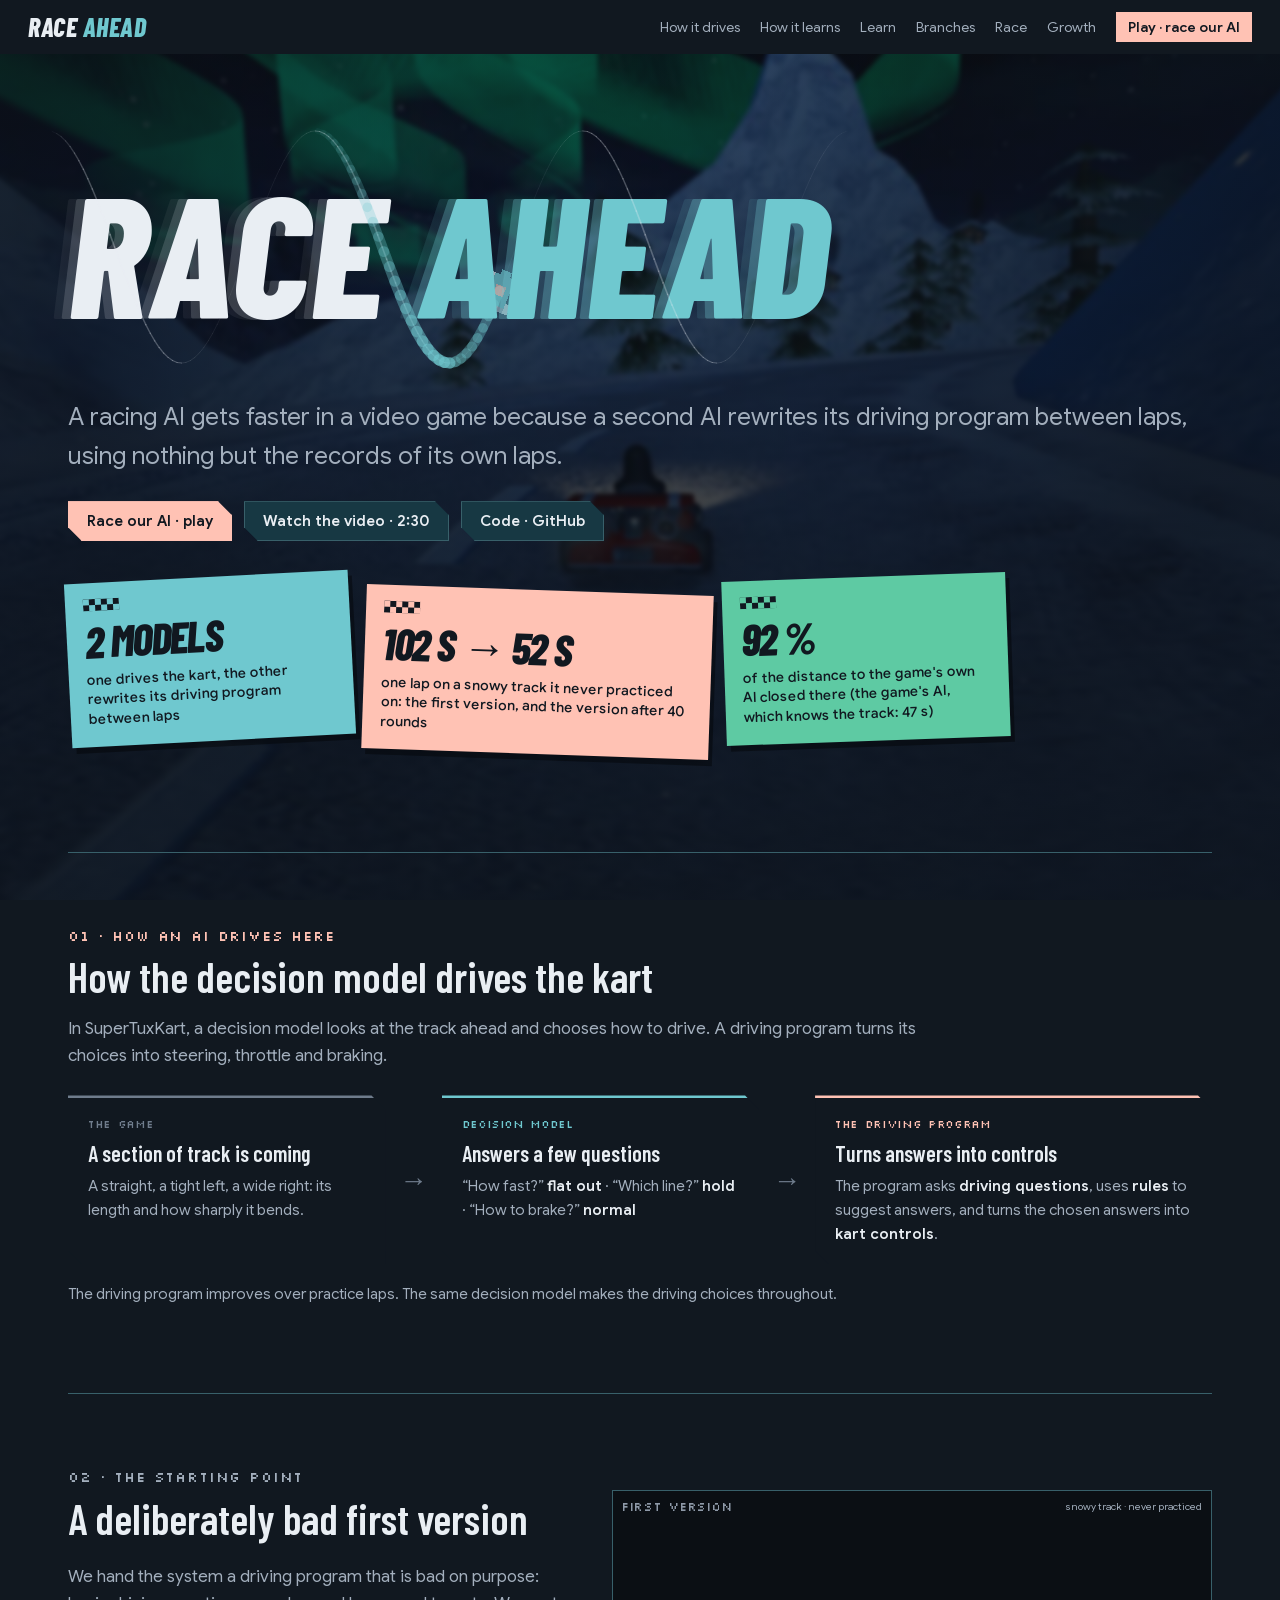
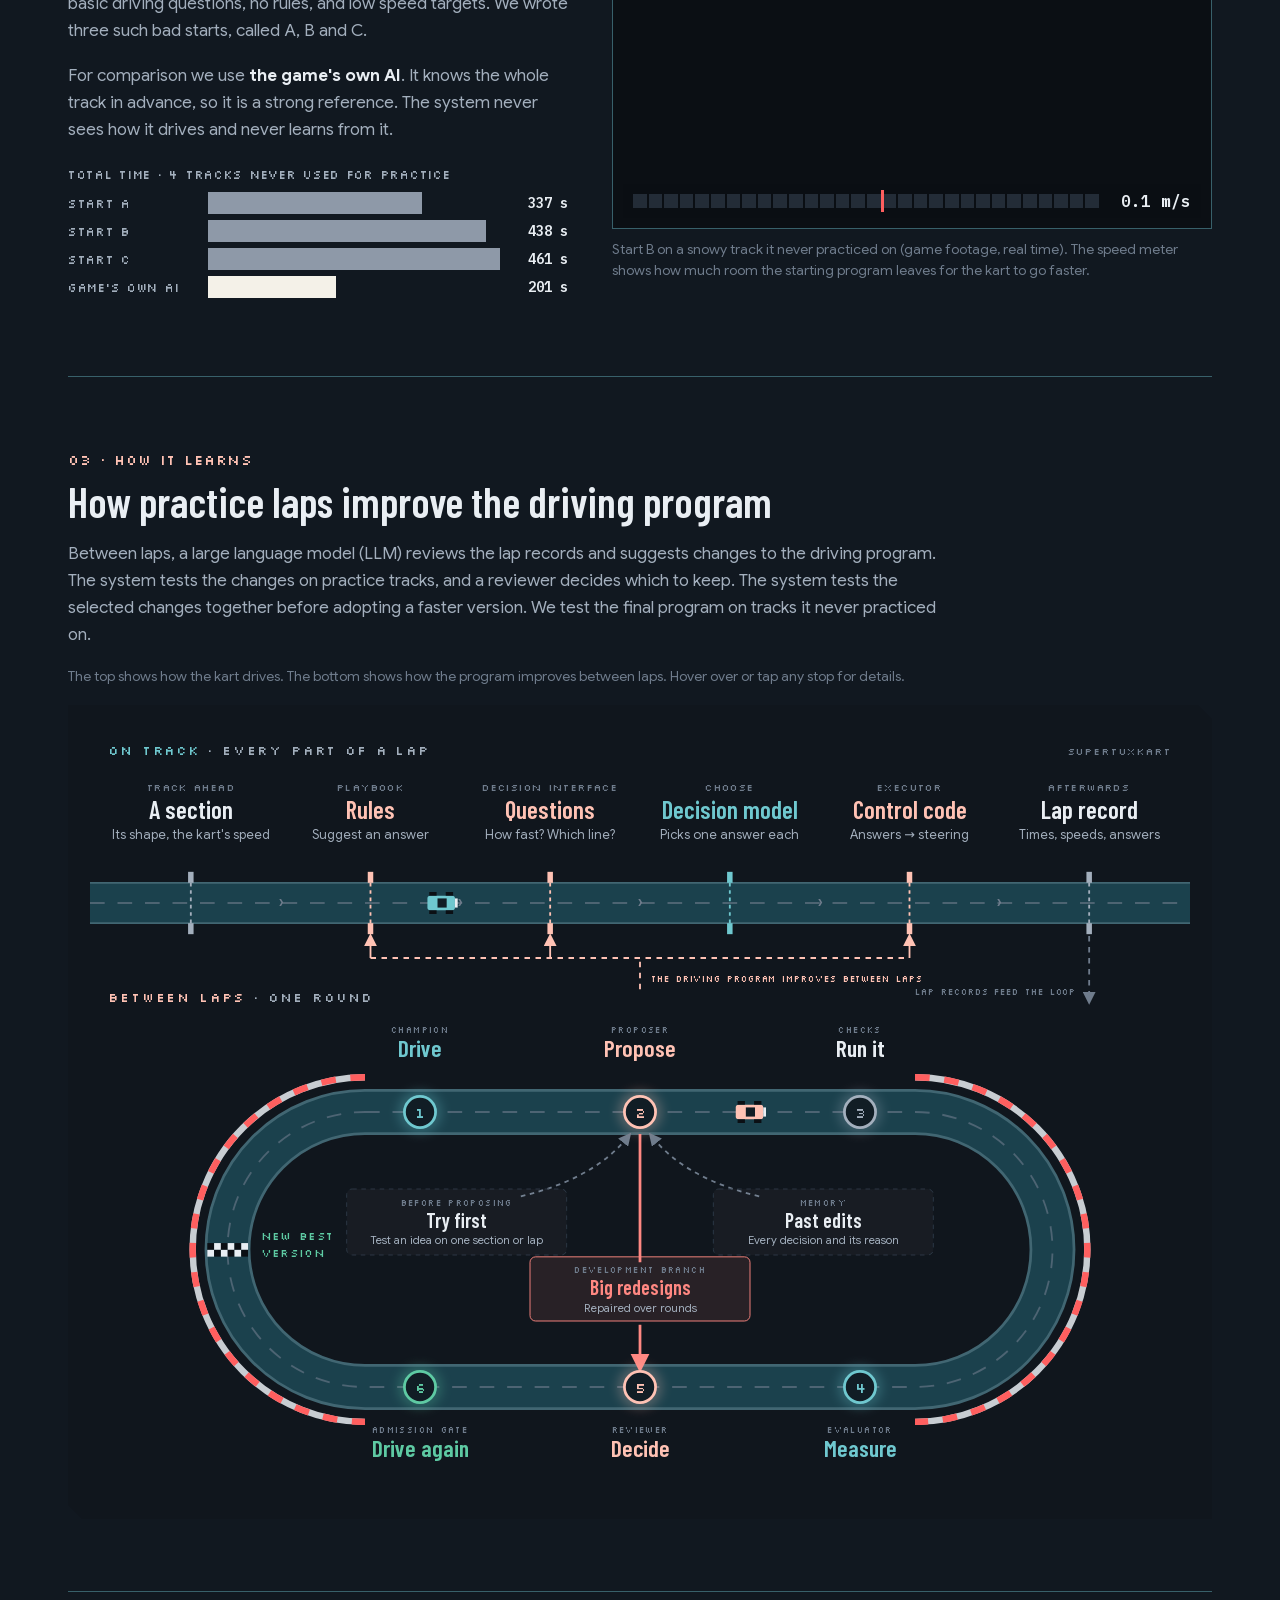
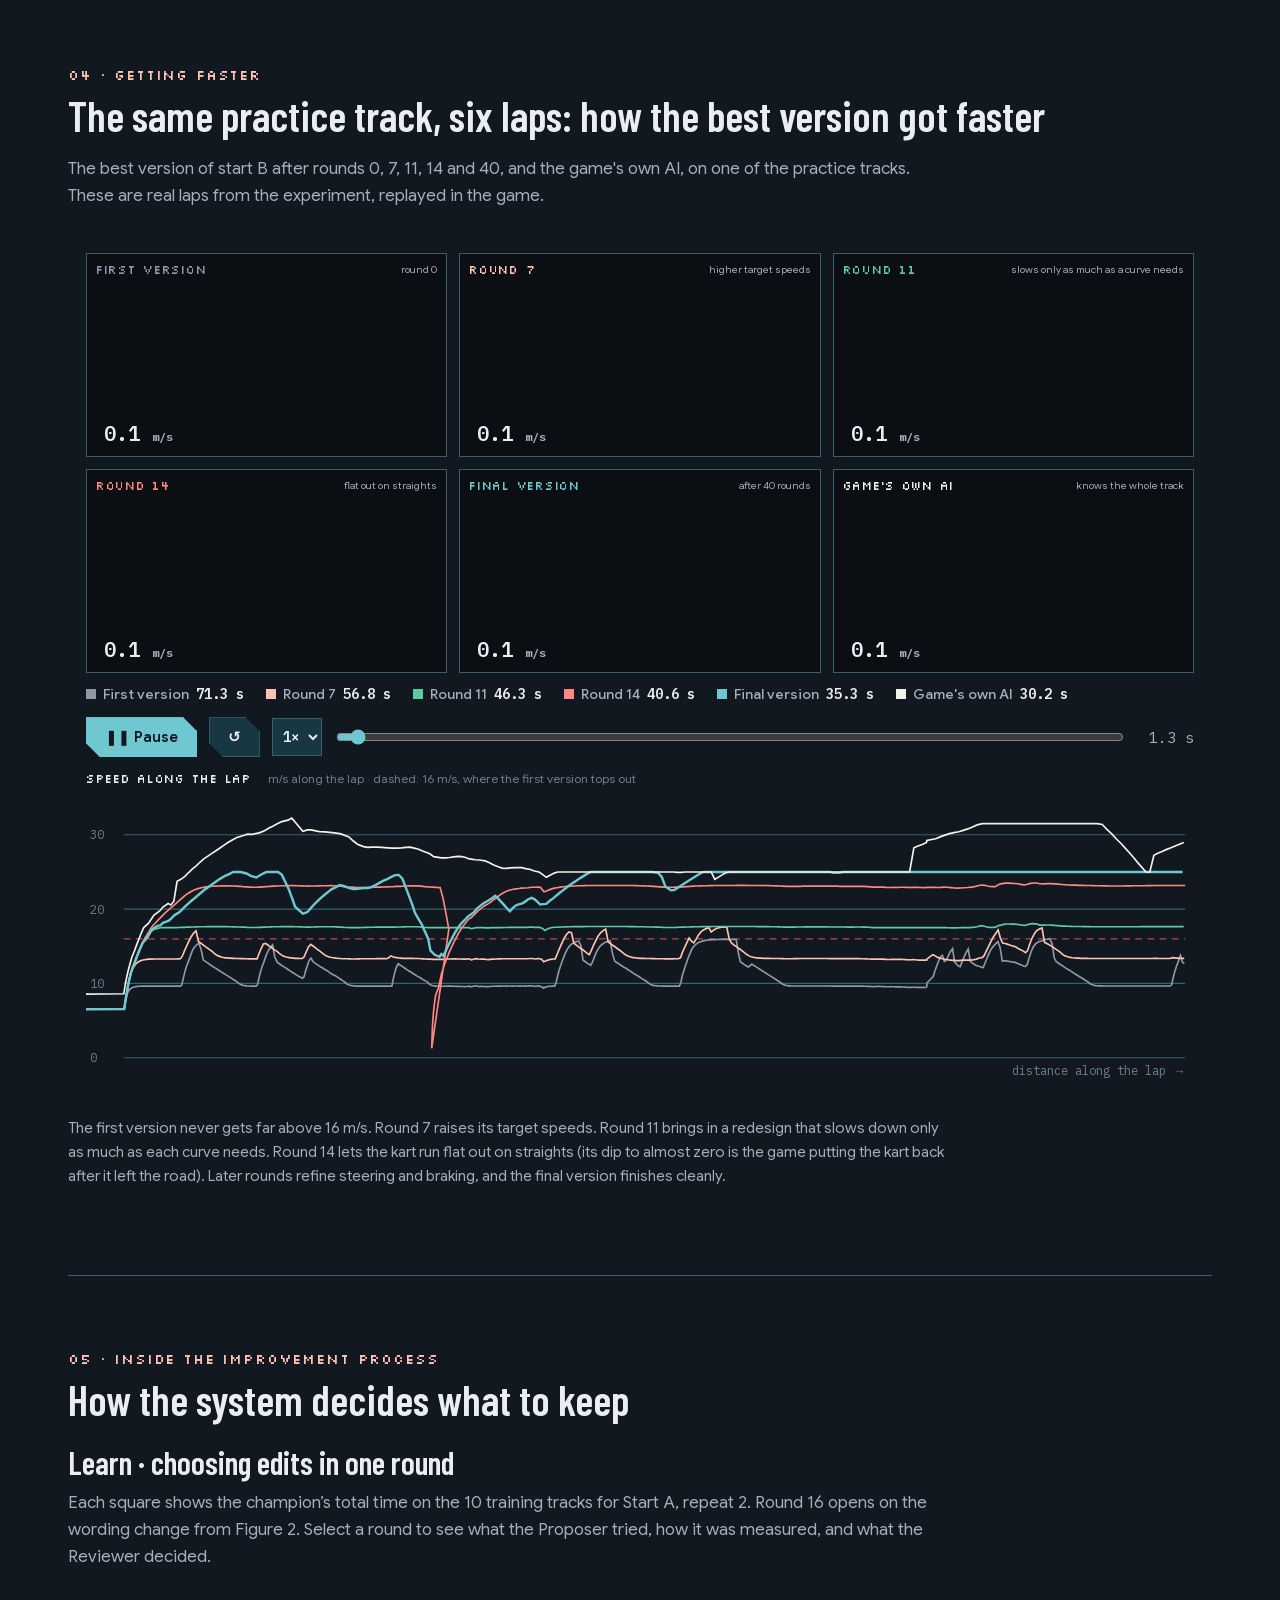
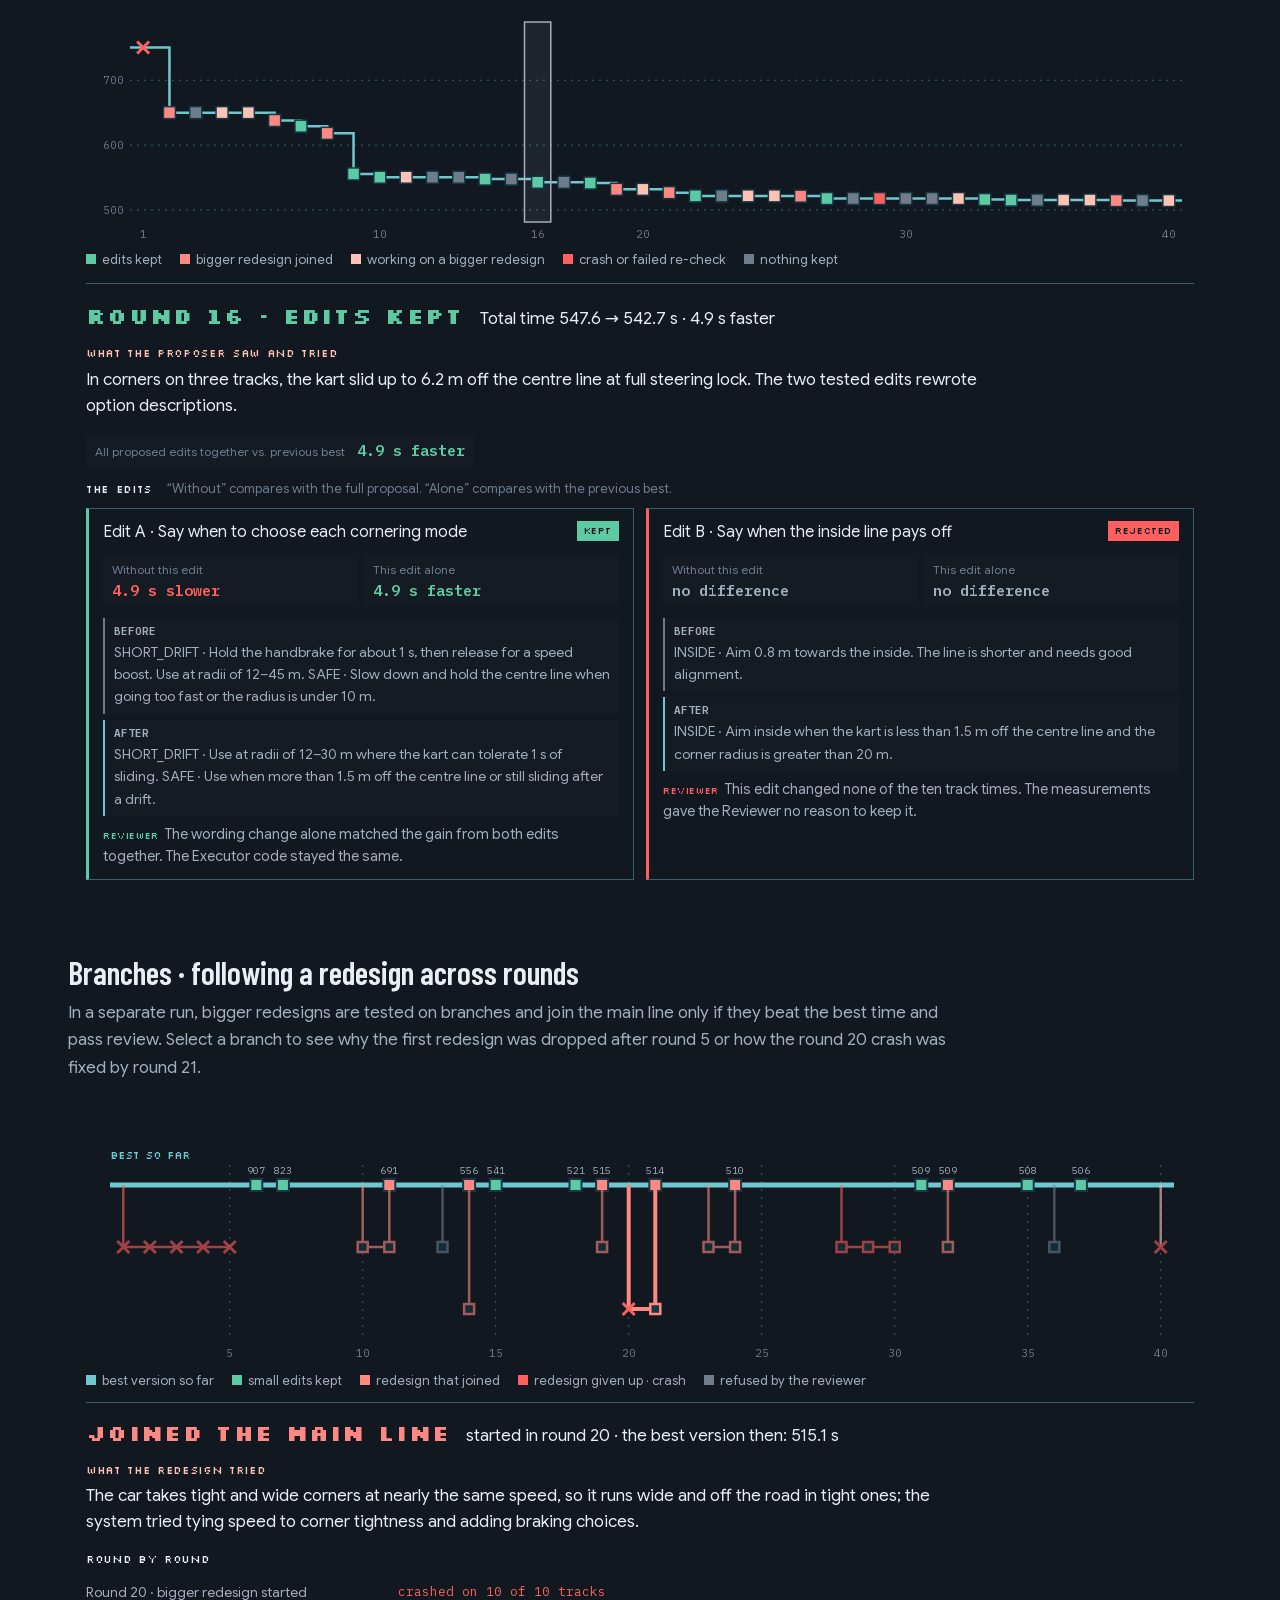
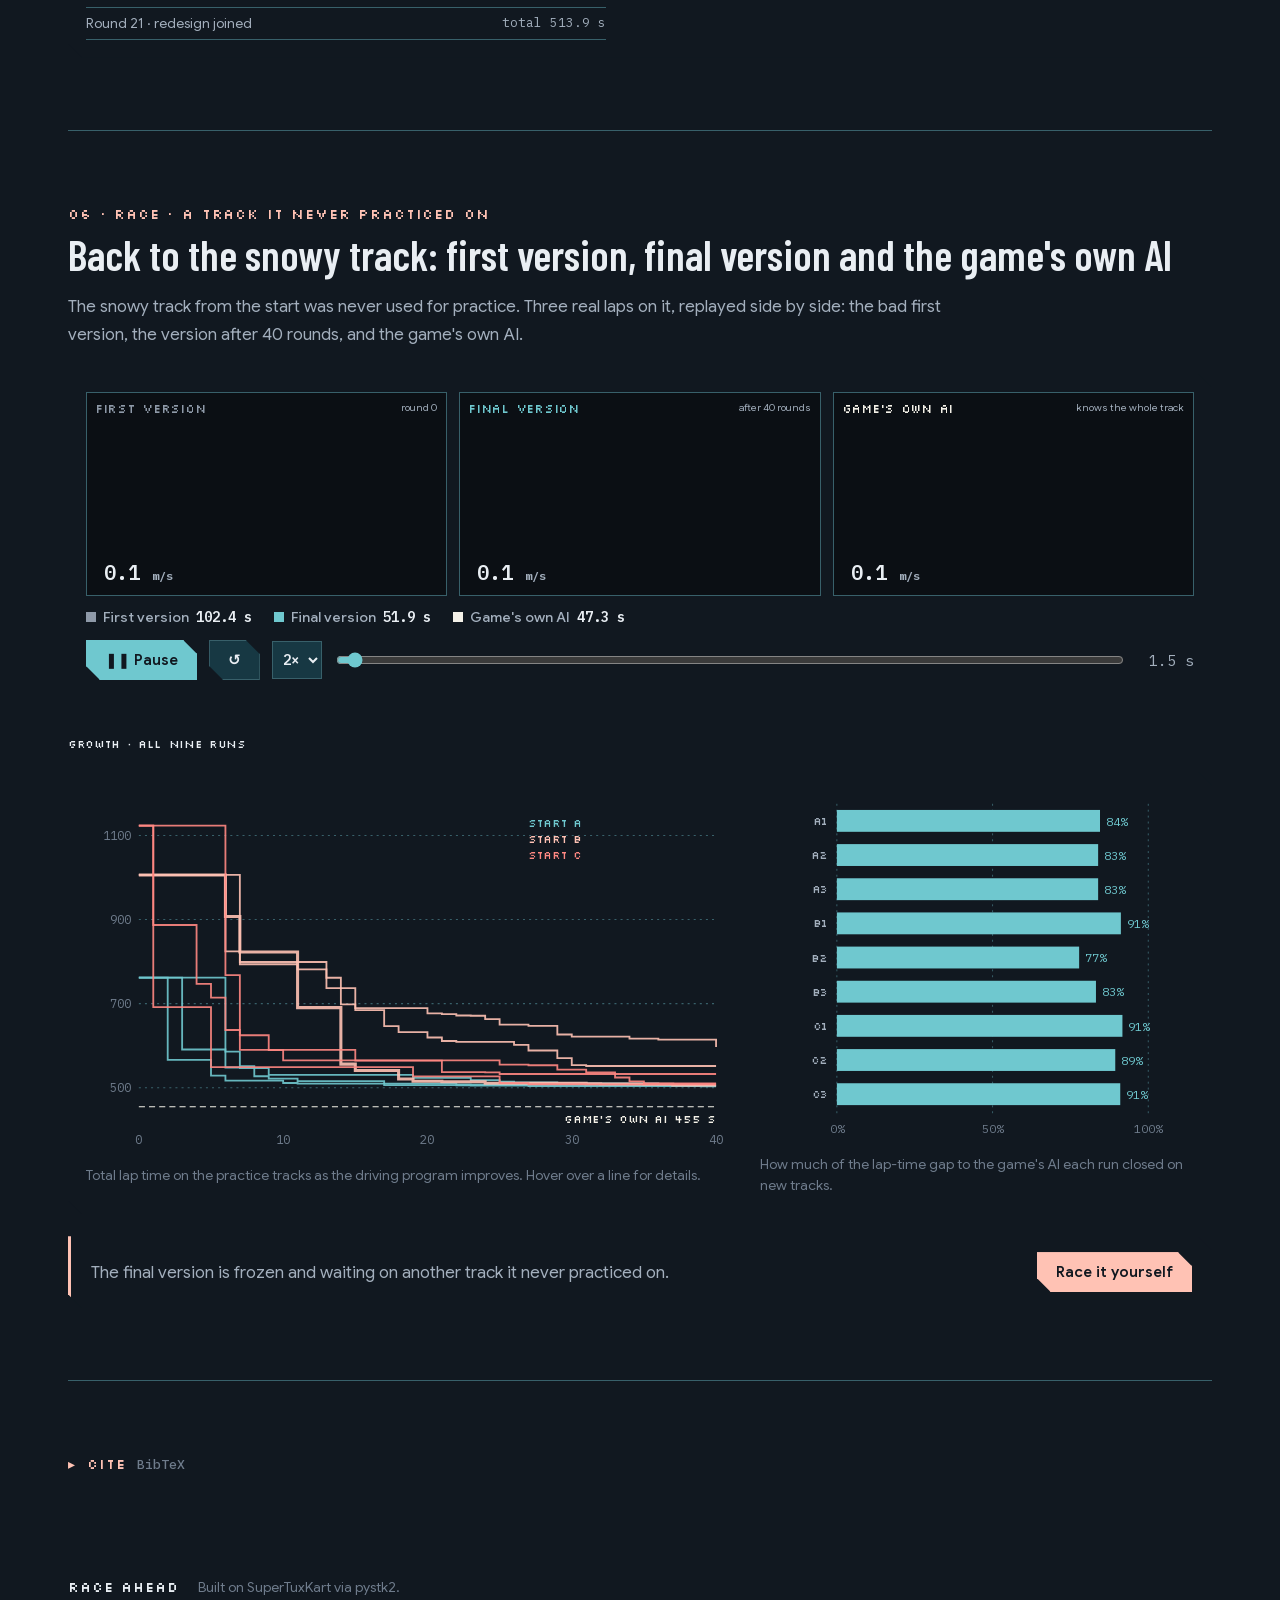
<file: index.html>
<!doctype html>
<html lang="en">
<head>
<meta charset="utf-8">
<meta name="viewport" content="width=device-width, initial-scale=1">
<title>Race Ahead</title>
<meta name="description" content="A racing AI gets faster because a language model rewrites its driving program between laps, from nothing but its lap records. Every change is measured on the track and reviewed in writing.">
<link rel="icon" href="data:image/svg+xml,%3Csvg xmlns=%27http://www.w3.org/2000/svg%27 viewBox=%270 0 8 8%27 shape-rendering=%27crispEdges%27%3E%3Crect width=%278%27 height=%278%27 fill=%27%2311161d%27/%3E%3Crect x=%271%27 y=%273%27 width=%276%27 height=%272%27 fill=%27%2338d0e2%27/%3E%3Crect x=%271%27 y=%275%27 width=%272%27 height=%272%27 fill=%27%23e9eef3%27/%3E%3Crect x=%275%27 y=%275%27 width=%272%27 height=%272%27 fill=%27%23e9eef3%27/%3E%3C/svg%3E">
<link rel="stylesheet" href="fonts/fonts.css?v=3">
<link rel="stylesheet" href="style.css?v=figure-2">
</head>
<body>
<div class="bg" aria-hidden="true"><video autoplay muted loop playsinline preload="auto" poster="media/bg.jpg" src="media/bg.mp4"></video></div>
<header class="top">
  <a class="logo" href="#top"><span>Race</span> <b>Ahead</b></a>
  <nav>
    <a href="#drive">How it drives</a><a href="#system">How it learns</a><a href="#round">Learn</a><a href="#history">Branches</a><a href="#unseen">Race</a><a href="#growth">Growth</a>
    <a class="cta" href="play/">Play · race our AI</a>
  </nav>
</header>

<main id="top">
<section class="hero">
  <h1 class="title" id="title"><svg class="orbit back" id="orbitBack" aria-hidden="true"></svg><span>Race</span> <b>Ahead</b><svg class="orbit front" id="orbitFront" aria-hidden="true"></svg></h1>
  <p class="tag">A racing AI gets faster in a video game because a second AI rewrites its driving program between laps, using nothing but the records of its own laps.</p>
  <div class="links">
    <a class="btn primary" href="play/">Race our AI · play</a>
    <a class="btn" href="video/">Watch the video · 2:30</a>
    <a class="btn" href="https://github.com/RunRiotComeOn/realtime-evoharness" target="_blank" rel="noopener">Code · GitHub</a>
  </div>
  <div class="facts" id="facts"></div>
</section>

<section id="drive">
  <p class="kicker px">01 · How an AI drives here</p>
  <h2>How the decision model drives the kart</h2>
  <p class="lead">In SuperTuxKart, a decision model looks at the track ahead and chooses how to drive. A driving program turns its choices into steering, throttle and braking.</p>
  <div class="flow">
    <div class="fcard"><p class="px k">The game</p><p class="t">A section of track is coming</p><p>A straight, a tight left, a wide right: its length and how sharply it bends.</p></div>
    <i class="arrow" aria-hidden="true">→</i>
    <div class="fcard jevc"><p class="px k">Decision model</p><p class="t">Answers a few questions</p><p>“How fast?” <b>flat out</b> · “Which line?” <b>hold</b> · “How to brake?” <b>normal</b></p></div>
    <i class="arrow" aria-hidden="true">→</i>
    <div class="fcard prog"><p class="px k">The driving program</p><p class="t">Turns answers into controls</p><p>The program asks <b>driving questions</b>, uses <b>rules</b> to suggest answers, and turns the chosen answers into <b>kart controls</b>.</p></div>
  </div>
  <p class="note">The driving program improves over practice laps. The same decision model makes the driving choices throughout.</p>
</section>

<section id="start" class="split">
  <div class="text">
    <p class="kicker px">02 · The starting point</p>
    <h2>A deliberately bad first version</h2>
    <p>We hand the system a driving program that is bad on purpose: basic driving questions, no rules, and low speed targets. We wrote three such bad starts, called A, B and C.</p>
    <p>For comparison we use <b>the game's own AI</b>. It knows the whole track in advance, so it is a strong reference. The system never sees how it drives and never learns from it.</p>
    <div class="hbars" id="startBars" role="img" aria-label="Lap time of the three bad first versions and of the game's own AI on four tracks never used for practice"></div>
  </div>
  <figure class="media">
    <div class="lap solo" id="hookLap">
      <video muted playsinline loop autoplay preload="metadata" src="media/sm-r00.mp4"></video>
      <div class="hd"><span class="px" style="color:var(--ghost)">First version</span><small>snowy track · never practiced</small></div>
      <div class="meter" id="hookMeter"></div>
    </div>
    <figcaption>Start B on a snowy track it never practiced on (game footage, real time). The speed meter shows how much room the starting program leaves for the kart to go faster.</figcaption>
  </figure>
</section>

<section id="system">
  <p class="kicker px">03 · How it learns</p>
  <h2>How practice laps improve the driving program</h2>
  <p class="lead">Between laps, a large language model (LLM) reviews the lap records and suggests changes to the driving program. The system tests the changes on practice tracks, and a reviewer decides which to keep. The system tests the selected changes together before adopting a faster version. We test the final program on tracks it never practiced on.</p>
  <p class="hint2">The top shows how the kart drives. The bottom shows how the program improves between laps. Hover over or tap any stop for details.</p>
  <div class="sys" id="sys">
    <div class="sysart" id="sysArt"></div>
    <div class="systip" id="sysTip" role="tooltip"></div>
    <ol class="syslist" id="sysList"></ol>
  </div>
</section>

<section id="evolution">
  <p class="kicker px">04 · Getting faster</p>
  <h2>The same practice track, six laps: how the best version got faster</h2>
  <p class="lead">The best version of start B after rounds 0, 7, 11, 14 and 40, and the game's own AI, on one of the practice tracks. These are real laps from the experiment, replayed in the game.</p>
  <div class="race" id="raceEvo"></div>
  <p class="note">The first version never gets far above 16 m/s. Round 7 raises its target speeds. Round 11 brings in a redesign that slows down only as much as each curve needs. Round 14 lets the kart run flat out on straights (its dip to almost zero is the game putting the kart back after it left the road). Later rounds refine steering and braking, and the final version finishes cleanly.</p>
</section>

<section id="round">
  <p class="kicker px">05 · Inside the improvement process</p>
  <h2>How the system decides what to keep</h2>
  <div class="round-stage">
    <h3>Learn · choosing edits in one round</h3>
    <p class="lead">Each square shows the champion’s total time on the 10 training tracks for Start A, repeat 2. Round 16 opens on the wording change from Figure 2. Select a round to see what the Proposer tried, how it was measured, and what the Reviewer decided.</p>
    <div class="explorer">
      <div class="curvebox"><svg id="curve" role="img" aria-label="Total time of the best version after each round"></svg><div class="legend" id="curveLegend"></div></div>
      <div class="rdetail" id="rDetail"></div>
    </div>
  </div>
  <div id="history" class="round-stage">
    <h3>Branches · following a redesign across rounds</h3>
    <p class="lead">In a separate run, bigger redesigns are tested on branches and join the main line only if they beat the best time and pass review. Select a branch to see why the first redesign was dropped after round 5 or how the round 20 crash was fixed by round 21.</p>
    <div class="lineage"><div class="lscroll"><svg id="lineage" role="img" aria-label="The best version so far and the side tracks of bigger redesigns"></svg></div><p class="swipe">Swipe the chart sideways to see all 40 rounds.</p>
      <div class="legend"><span><i style="background:var(--fast)"></i>best version so far</span><span><i style="background:var(--faster)"></i>small edits kept</span><span><i style="background:var(--best)"></i>redesign that joined</span><span><i style="background:var(--slower)"></i>redesign given up · crash</span><span><i style="background:var(--chalk-3)"></i>refused by the reviewer</span></div>
      <div class="bdetail" id="bDetail"></div></div>
  </div>
</section>

<section id="unseen">
  <p class="kicker px">06 · Race · a track it never practiced on</p>
  <h2>Back to the snowy track: first version, final version and the game's own AI</h2>
  <p class="lead">The snowy track from the start was never used for practice. Three real laps on it, replayed side by side: the bad first version, the version after 40 rounds, and the game's own AI.</p>
  <div class="race" id="raceUnseen"></div>
  <p class="kicker px sub" id="growth">Growth · all nine runs</p>
  <div class="results" id="results">
    <figure><svg id="gRounds" viewBox="0 0 640 360" role="img" aria-label="Total time of the best version on the 10 practice tracks over 40 rounds, nine runs"></svg>
      <figcaption id="gRoundsCap">Total lap time on the practice tracks as the driving program improves. Hover over a line for details.</figcaption></figure>
    <figure><svg id="gGap" viewBox="0 0 440 360" role="img" aria-label="How much of the distance to the game's own AI each run closed on four tracks it never practiced on"></svg>
      <figcaption>How much of the lap-time gap to the game's AI each run closed on new tracks.</figcaption></figure>
  </div>
  <div class="playcta"><p>The final version is frozen and waiting on another track it never practiced on.</p><a class="btn primary" href="play/">Race it yourself</a></div>
</section>

<section id="cite">
  <details class="cite">
    <summary><span class="kicker px">Cite</span><span class="hint">BibTeX</span></summary>
    <div class="bibbox">
      <button class="copy" id="copyBib" type="button" aria-label="Copy the BibTeX entry" title="Copy">
        <svg viewBox="0 0 16 16" width="16" height="16" aria-hidden="true"><rect x="5" y="5" width="9" height="9" rx="1.5" fill="none" stroke="currentColor" stroke-width="1.5"/><path d="M3 11V3a1 1 0 0 1 1-1h7" fill="none" stroke="currentColor" stroke-width="1.5"/></svg>
        <span>Copy</span></button>
      <pre class="bib" id="bib">@misc{raceahead2026,
  title        = {Race Ahead: Evolving the Harness for Real-Time Decisions},
  howpublished = {\url{https://runriotcomeon.github.io/race-ahead-site/}},
  note         = {Project website},
  year         = {2026}
}</pre>
    </div>
  </details>
</section>
</main>

<footer>
  <span class="px">Race Ahead</span>
  <span>Built on SuperTuxKart via pystk2.</span>
</footer>
<script src="data.js"></script>
<script src="learn-data.js?v=figure-2"></script>
<script src="laps.js"></script>
<script src="laps-unseen.js"></script>
<script src="site.js?v=video-page"></script>
</body>
</html>
</file>
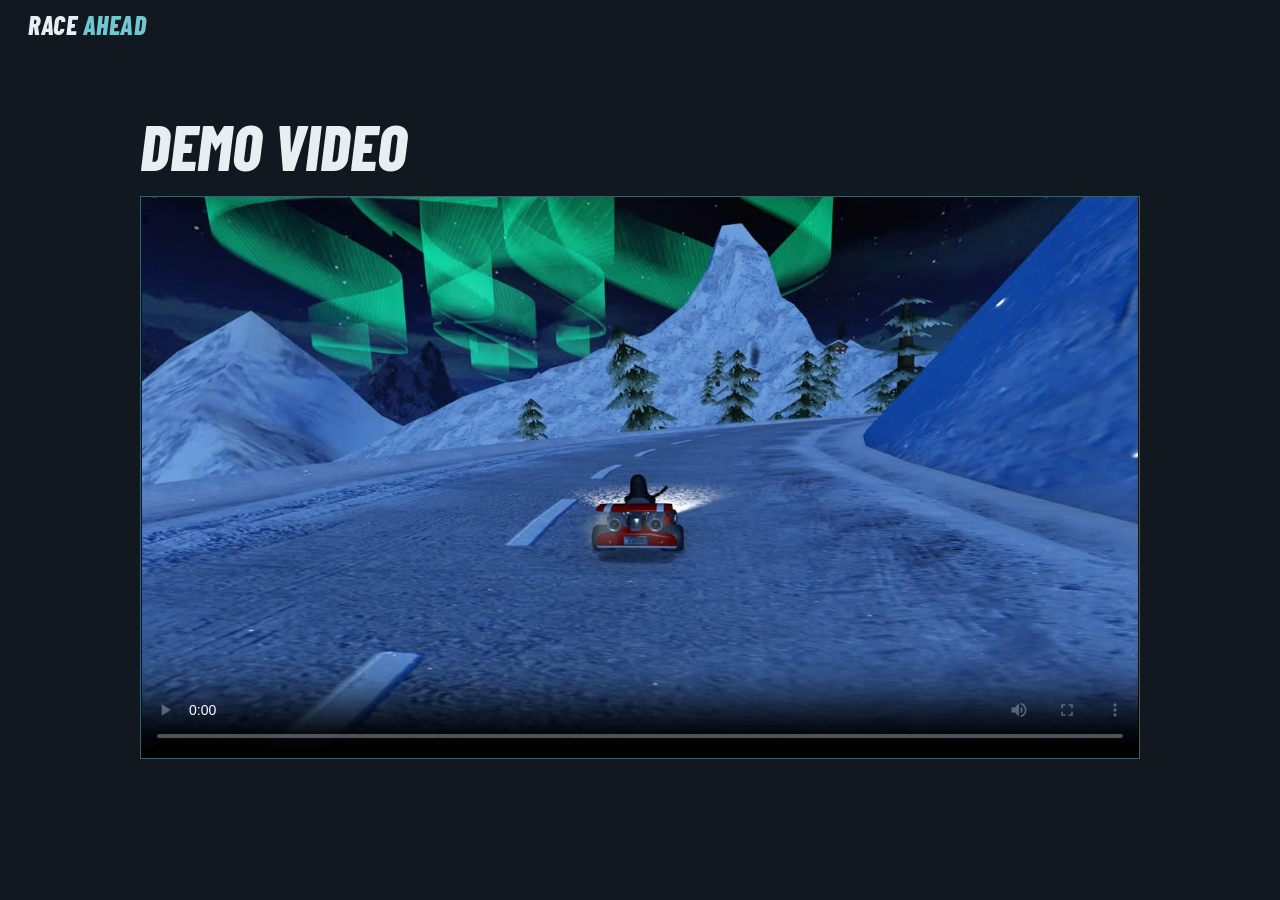
<file: video/index.html>
<!doctype html>
<html lang="en">
<head>
<meta charset="utf-8">
<meta name="viewport" content="width=device-width, initial-scale=1">
<title>Demo video · Race Ahead</title>
<meta name="description" content="Watch the 2:30 Race Ahead demonstration of how a language-model agent improves its racing harness in SuperTuxKart.">
<link rel="canonical" href="https://runriotcomeon.github.io/race-ahead-site/video/">
<link rel="stylesheet" href="../fonts/fonts.css?v=3">
<link rel="stylesheet" href="../style.css?v=video-page">
</head>
<body>
<header class="top">
  <a class="logo" href="../" aria-label="Race Ahead home"><span>Race</span> <b>Ahead</b></a>
</header>
<main class="demo-page">
  <h1 id="demo-title">Demo video</h1>
  <video controls playsinline preload="metadata" poster="../media/bg.jpg" aria-labelledby="demo-title">
    <source src="../media/race-ahead-demo.mp4?v=figure-2" type="video/mp4">
    <a href="../media/race-ahead-demo.mp4?v=figure-2">Open the demo video (MP4)</a>
  </video>
</main>
</body>
</html>
</file>
<file: fonts/fonts.css>
/* Self-hosted Google Fonts (OFL): Barlow Condensed, IBM Plex Sans/Mono, Silkscreen; latin subset. */
@font-face {
  font-family: 'Barlow Condensed';
  font-style: normal;
  font-weight: 500;
  font-display: swap;
  src: url(BarlowCondensed-500.woff2) format('woff2');
  unicode-range: U+0000-00FF, U+0131, U+0152-0153, U+02BB-02BC, U+02C6, U+02DA, U+02DC, U+0304, U+0308, U+0329, U+2000-206F, U+20AC, U+2122, U+2191, U+2193, U+2212, U+2215, U+FEFF, U+FFFD;
}
@font-face {
  font-family: 'Barlow Condensed';
  font-style: normal;
  font-weight: 600;
  font-display: swap;
  src: url(BarlowCondensed-600.woff2) format('woff2');
  unicode-range: U+0000-00FF, U+0131, U+0152-0153, U+02BB-02BC, U+02C6, U+02DA, U+02DC, U+0304, U+0308, U+0329, U+2000-206F, U+20AC, U+2122, U+2191, U+2193, U+2212, U+2215, U+FEFF, U+FFFD;
}
@font-face {
  font-family: 'Barlow Condensed';
  font-style: normal;
  font-weight: 700;
  font-display: swap;
  src: url(BarlowCondensed-700.woff2) format('woff2');
  unicode-range: U+0000-00FF, U+0131, U+0152-0153, U+02BB-02BC, U+02C6, U+02DA, U+02DC, U+0304, U+0308, U+0329, U+2000-206F, U+20AC, U+2122, U+2191, U+2193, U+2212, U+2215, U+FEFF, U+FFFD;
}
@font-face {
  font-family: 'IBM Plex Mono';
  font-style: normal;
  font-weight: 400;
  font-display: swap;
  src: url(IBMPlexMono-400.woff2) format('woff2');
  unicode-range: U+0000-00FF, U+0131, U+0152-0153, U+02BB-02BC, U+02C6, U+02DA, U+02DC, U+0304, U+0308, U+0329, U+2000-206F, U+20AC, U+2122, U+2191, U+2193, U+2212, U+2215, U+FEFF, U+FFFD;
}
@font-face {
  font-family: 'IBM Plex Mono';
  font-style: normal;
  font-weight: 500;
  font-display: swap;
  src: url(IBMPlexMono-500.woff2) format('woff2');
  unicode-range: U+0000-00FF, U+0131, U+0152-0153, U+02BB-02BC, U+02C6, U+02DA, U+02DC, U+0304, U+0308, U+0329, U+2000-206F, U+20AC, U+2122, U+2191, U+2193, U+2212, U+2215, U+FEFF, U+FFFD;
}
@font-face {
  font-family: 'IBM Plex Mono';
  font-style: normal;
  font-weight: 600;
  font-display: swap;
  src: url(IBMPlexMono-600.woff2) format('woff2');
  unicode-range: U+0000-00FF, U+0131, U+0152-0153, U+02BB-02BC, U+02C6, U+02DA, U+02DC, U+0304, U+0308, U+0329, U+2000-206F, U+20AC, U+2122, U+2191, U+2193, U+2212, U+2215, U+FEFF, U+FFFD;
}
@font-face {
  font-family: 'IBM Plex Sans';
  font-style: normal;
  font-weight: 400;
  font-stretch: 100%;
  font-display: swap;
  src: url(IBMPlexSans-400.woff2) format('woff2');
  unicode-range: U+0000-00FF, U+0131, U+0152-0153, U+02BB-02BC, U+02C6, U+02DA, U+02DC, U+0304, U+0308, U+0329, U+2000-206F, U+20AC, U+2122, U+2191, U+2193, U+2212, U+2215, U+FEFF, U+FFFD;
}
@font-face {
  font-family: 'IBM Plex Sans';
  font-style: normal;
  font-weight: 500;
  font-stretch: 100%;
  font-display: swap;
  src: url(IBMPlexSans-500.woff2) format('woff2');
  unicode-range: U+0000-00FF, U+0131, U+0152-0153, U+02BB-02BC, U+02C6, U+02DA, U+02DC, U+0304, U+0308, U+0329, U+2000-206F, U+20AC, U+2122, U+2191, U+2193, U+2212, U+2215, U+FEFF, U+FFFD;
}
@font-face {
  font-family: 'IBM Plex Sans';
  font-style: normal;
  font-weight: 600;
  font-stretch: 100%;
  font-display: swap;
  src: url(IBMPlexSans-600.woff2) format('woff2');
  unicode-range: U+0000-00FF, U+0131, U+0152-0153, U+02BB-02BC, U+02C6, U+02DA, U+02DC, U+0304, U+0308, U+0329, U+2000-206F, U+20AC, U+2122, U+2191, U+2193, U+2212, U+2215, U+FEFF, U+FFFD;
}
@font-face {
  font-family: 'Silkscreen';
  font-style: normal;
  font-weight: 400;
  font-display: swap;
  src: url(Silkscreen-400.woff2) format('woff2');
  unicode-range: U+0000-00FF, U+0131, U+0152-0153, U+02BB-02BC, U+02C6, U+02DA, U+02DC, U+0304, U+0308, U+0329, U+2000-206F, U+20AC, U+2122, U+2191, U+2193, U+2212, U+2215, U+FEFF, U+FFFD;
}
@font-face {
  font-family: 'Silkscreen';
  font-style: normal;
  font-weight: 700;
  font-display: swap;
  src: url(Silkscreen-700.woff2) format('woff2');
  unicode-range: U+0000-00FF, U+0131, U+0152-0153, U+02BB-02BC, U+02C6, U+02DA, U+02DC, U+0304, U+0308, U+0329, U+2000-206F, U+20AC, U+2122, U+2191, U+2193, U+2212, U+2215, U+FEFF, U+FFFD;
}
/* Google Sans (OFL), variable weight 400-700, latin subset. */
@font-face {
  font-family: 'Google Sans';
  font-style: normal;
  font-weight: 400 700;
  font-display: swap;
  src: url(GoogleSans-var.woff2) format('woff2');
  unicode-range: U+0000-00FF, U+0131, U+0152-0153, U+02BB-02BC, U+02C6, U+02DA, U+02DC, U+0304, U+0308, U+0329, U+2000-206F, U+20AC, U+2122, U+2191, U+2193, U+2212, U+2215, U+FEFF, U+FFFD;
}
/* Barlow Condensed ExtraBold Italic (OFL), latin subset: hero title. */
@font-face {
  font-family: 'Barlow Condensed';
  font-style: italic;
  font-weight: 800;
  font-display: swap;
  src: url(BarlowCondensed-800i.woff2) format('woff2');
  unicode-range: U+0000-00FF, U+0131, U+0152-0153, U+02BB-02BC, U+02C6, U+02DA, U+02DC, U+0304, U+0308, U+0329, U+2000-206F, U+20AC, U+2122, U+2191, U+2193, U+2212, U+2215, U+FEFF, U+FFFD;
}
</file>
<file: style.css>
:root{
  --asphalt:#111820;--panel:#153844;--panel-2:#173843;--rule:#38606a;
  --chalk:#e9eef3;--chalk-2:#a3afbd;--chalk-3:#6f7c8c;
  --fast:#6fc8cf;--slow:#ffc2b4;--best:#ff8882;--faster:#5ecaa3;--ghost:#8e99a8;--slower:#ff5f5f;--oracle:#f4f1e8;
  --f-display:"Barlow Condensed","Arial Narrow",Arial,sans-serif;
  --f-body:"Google Sans","IBM Plex Sans",system-ui,sans-serif;
  --f-data:"IBM Plex Mono",ui-monospace,Menlo,monospace;
  --f-pixel:"Silkscreen","Barlow Condensed",monospace;
  --notch:polygon(0 0,calc(100% - 14px) 0,100% 14px,100% 100%,14px 100%,0 calc(100% - 14px));
}
*{box-sizing:border-box}
html{scroll-behavior:smooth;scroll-padding-top:70px;overscroll-behavior-y:none}
body{margin:0;background:var(--asphalt);color:var(--chalk);font:17px/1.6 var(--f-body)}
/* page background: a recorded lap of the final champion on snowmountain, behind a dark veil */
.bg{position:fixed;inset:0;z-index:-1;overflow:hidden;background:#0b0f14 url(media/bg.jpg) center/cover no-repeat}
.bg video{width:100%;height:100%;object-fit:cover;filter:blur(2px) saturate(1.15);transform:scale(1.04)}
.bg::after{content:"";position:absolute;inset:0;background:
  radial-gradient(ellipse at 50% 0%,rgba(11,15,20,.45),rgba(11,15,20,.78) 70%),
  linear-gradient(rgba(11,15,20,.25),rgba(11,15,20,.55))}
@media (prefers-reduced-motion:reduce){.bg video{display:none}}
a{color:var(--fast)}
img,video{display:block;width:100%;height:auto;background:#0b0f14}
code,.mono{font-family:var(--f-data);font-size:.9em}
code{color:var(--fast)}
.px{font-family:var(--f-pixel);letter-spacing:.06em;text-transform:uppercase}
.c{color:var(--fast)}.y{color:var(--slow)}.g{color:var(--faster)}.r{color:var(--slower)}
em.jev{font-style:normal;color:var(--fast)}

.top{position:sticky;top:0;z-index:5;display:flex;align-items:center;justify-content:space-between;gap:16px;
  padding:12px 28px;background:var(--asphalt)}
.logo{font:italic 800 26px/1 var(--f-display);text-transform:uppercase;letter-spacing:.02em;text-decoration:none;color:var(--chalk);white-space:nowrap}
.logo b,h1 b{color:var(--fast);font-weight:800}
nav{display:flex;gap:20px;align-items:center;flex-wrap:wrap;font-size:14px}
nav a{color:var(--chalk-2);text-decoration:none}
nav a:hover{color:var(--chalk)}
nav .cta{color:var(--asphalt);background:var(--slow);padding:4px 12px;font-weight:600}

main{max-width:1200px;margin:0 auto;padding:0 28px}
section{padding:72px 0;border-bottom:1px solid var(--rule)}
section:last-of-type{border-bottom:0}
h1{font-size:clamp(44px,8vw,96px);line-height:1;margin:0 0 18px;font-weight:700}
h2{font-family:var(--f-display);font-weight:600;font-size:clamp(28px,3.6vw,42px);line-height:1.1;margin:6px 0 22px}
.kicker{color:var(--slow);font-size:14px;margin:0;display:flex;gap:16px;flex-wrap:wrap;align-items:baseline}
.kicker.sub{margin-top:32px}
.contrib{color:var(--chalk-3);font-size:12px}
.lead{color:var(--chalk-2);max-width:880px;margin:-6px 0 26px}
.note{color:var(--chalk-2);font-size:15px;max-width:880px}
figure{margin:0}
figcaption{color:var(--chalk-3);font-size:14px;margin-top:10px;line-height:1.5}
figcaption b{font-weight:600}
.wide{margin:6px 0 0}
.wide img,.wide video,.media img,.media video,.two img{border:1px solid var(--rule)}

.hero{padding-top:64px}
/* Hero title: slanted racing type; a pixel kart corkscrews around it in 3D (site.js draws both orbit layers). */
h1.title{position:relative;isolation:isolate;display:inline-block;margin:0 0 22px -.42em;padding:.34em .42em .3em;
  font:italic 800 clamp(54px,16.5vw,172px)/.86 var(--f-display);text-transform:uppercase;letter-spacing:.005em}
h1.title span,h1.title b{position:relative;z-index:1}
h1.title span{color:var(--chalk);text-shadow:-.05em 0 0 rgba(233,238,243,.16),-.1em 0 0 rgba(233,238,243,.06)}
h1.title b{font-weight:800;text-shadow:-.05em 0 0 rgba(111,200,207,.3),-.1em 0 0 rgba(111,200,207,.12)}
.orbit{position:absolute;inset:0;width:100%;height:100%;overflow:visible;pointer-events:none}
.orbit.back{z-index:0}.orbit.front{z-index:2}
.orbit line{stroke:var(--fast);stroke-linecap:round}
.orbit line.guide{stroke:var(--chalk)}
@media (max-width:700px){h1.title{margin-left:-.2em;padding:.32em .26em .28em}}
.tag{font-size:clamp(18px,2.2vw,24px);color:var(--chalk-2);margin:0 0 26px}
.links{display:flex;gap:12px;flex-wrap:wrap;margin-bottom:36px}
.btn{display:inline-block;font:600 15px var(--f-body);padding:10px 18px;color:var(--chalk);background:var(--panel-2);
  border:1px solid var(--rule);text-decoration:none;cursor:pointer;clip-path:var(--notch)}
.btn:hover{border-color:var(--chalk-3)}
.hero .btn.primary,.playcta .btn.primary{background:var(--slow);border-color:var(--slow)}
.btn.primary{background:var(--fast);color:var(--asphalt);border-color:var(--fast)}
.btn.off{color:var(--chalk-3);cursor:default}
.facts{display:grid;grid-template-columns:1fr 1.22fr 1fr;gap:12px;max-width:940px;margin:12px 0 38px;align-items:start}
.facts > div{position:relative;min-width:0;padding:16px 18px 18px;color:var(--asphalt);
  background:var(--fast);box-shadow:4px 6px 0 rgba(0,0,0,.38);transform:rotate(-3deg)}
.facts > div:nth-child(2){background:var(--slow);transform:translateY(13px) rotate(2deg);z-index:1}
.facts > div:nth-child(3){background:var(--faster);transform:rotate(-2deg)}
.facts > div::before{content:"";display:block;width:36px;height:12px;margin-bottom:10px;
  background:conic-gradient(var(--asphalt) 25%,transparent 0 50%,var(--asphalt) 0 75%,transparent 0) 0 0/12px 12px}
.facts b{display:block;color:inherit;font:italic 800 clamp(30px,3.5vw,44px)/.9 var(--f-display);
  letter-spacing:-.035em;text-transform:uppercase}
.facts span{display:block;margin-top:10px;font-size:14px;line-height:1.4;font-weight:500}
@media(max-width:760px){
  .facts{grid-template-columns:1fr;gap:12px;margin:12px 0 30px}
  .facts > div,.facts > div:nth-child(n){transform:none}
  .facts b{font-size:clamp(30px,7vw,42px)}
}
.video video{border:1px solid var(--rule)}

.split{display:grid;grid-template-columns:5fr 6fr;gap:44px;align-items:center}
.split.rev{grid-template-columns:5fr 7fr}
.text p{color:var(--chalk-2)}.text b{color:var(--chalk)}
.cards{display:grid;grid-template-columns:repeat(3,1fr);gap:16px;margin-top:28px}
/* 01 · how it drives: game -> driver -> driving program */
.flow{display:grid;grid-template-columns:1fr auto 1fr auto 1.25fr;gap:14px;align-items:stretch;margin:6px 0 18px}
.fcard{background:var(--asphalt);padding:18px 20px;clip-path:var(--notch);border-top:3px solid var(--chalk-3)}
.fcard.jevc{border-top-color:var(--fast)}.fcard.prog{border-top-color:var(--slow)}
.fcard p{margin:0;color:var(--chalk-2);font-size:15px}
.fcard .k{font-size:11px;color:var(--chalk-3);margin-bottom:6px}
.fcard.jevc .k{color:var(--fast)}.fcard.prog .k{color:var(--slow)}
.fcard .t{font:600 22px/1.2 var(--f-display);color:var(--chalk);margin-bottom:8px}
.fcard b{color:var(--chalk);font-weight:600}
.flow .arrow{align-self:center;font-style:normal;font:600 28px var(--f-display);color:var(--chalk-3)}
.hint2{color:var(--chalk-3);font-size:14px;margin:-10px 0 18px}
.playcta{display:flex;align-items:center;justify-content:space-between;gap:18px;flex-wrap:wrap;margin-top:22px;
  background:var(--asphalt);padding:16px 20px;clip-path:var(--notch);border-left:3px solid var(--slow)}
.playcta p{margin:0;color:var(--chalk-2)}
.card{background:var(--asphalt);padding:18px 20px;clip-path:var(--notch)}
.card p{margin:0;color:var(--chalk-2);font-size:15px}
.card p.px{font-size:13px;margin-bottom:8px;color:var(--chalk)}
.card p.px.c{color:var(--fast)}.card p.px.y{color:var(--slow)}
.files p{line-height:1.9}
.two{display:grid;grid-template-columns:4fr 5fr;gap:20px;margin-top:24px;align-items:start}

/* synced laps */
.race{background:var(--asphalt);padding:18px;clip-path:var(--notch)}
.grid{display:grid;grid-template-columns:repeat(3,1fr);gap:12px}
.lap{position:relative;background:#0b0f14;border:1px solid var(--rule)}
.lap video{aspect-ratio:16/9;border:0}
.lap .hd{position:absolute;left:0;right:0;top:0;display:flex;justify-content:space-between;align-items:center;gap:8px;
  padding:6px 9px;background:linear-gradient(rgba(11,15,20,.85),rgba(11,15,20,0));font-size:12px}
.lap .hd .px{font-size:12px}
.lap .hd small{color:var(--chalk-2);font-family:var(--f-body);text-transform:none;letter-spacing:0}
.lap .spd{position:absolute;left:9px;bottom:8px;font:600 20px var(--f-data);background:rgba(11,15,20,.75);padding:1px 8px}
.lap .spd small{font-size:12px;color:var(--chalk-2)}
.lap .fin{position:absolute;right:9px;bottom:8px;font-family:var(--f-pixel);font-size:14px;padding:3px 9px;
  background:var(--chalk);color:var(--asphalt);display:none}
.lap.done .fin{display:block}
.lap .tag{display:none}
.board{display:flex;flex-wrap:wrap;gap:6px 22px;margin:12px 0 2px;font:500 14px var(--f-body);color:var(--chalk-2)}
.board i{display:inline-block;width:10px;height:10px;margin-right:7px}
.board b{font:600 14px var(--f-data);color:var(--chalk);margin-left:4px}
.bar{display:flex;gap:12px;align-items:center;margin:14px 0 6px}
.bar input{flex:1;min-width:0;accent-color:var(--fast)}
.clock{min-width:56px;text-align:right;color:var(--chalk-2)}
.rate{background:var(--panel-2);color:var(--chalk);border:1px solid var(--rule);font:600 14px var(--f-data);padding:8px 6px}
.chart{margin-top:12px}
.chart .small{font-size:12px;margin:0 0 6px;color:var(--chalk)}
.chart .small span{color:var(--chalk-3);font-family:var(--f-body);text-transform:none;letter-spacing:0;margin-left:10px}
.speed{width:100%;height:auto;display:block}

/* starting bars, hook meter */
.small{font-size:12px;color:var(--chalk);margin:22px 0 8px}
.hbars .hb{display:grid;grid-template-columns:128px 1fr;gap:12px;align-items:center;margin:6px 0}
.hbars .hb span{font-size:12px;color:var(--chalk-2)}
.hbars .hb div{display:grid;grid-template-columns:1fr 58px;gap:10px;align-items:center}
.hbars .hb .tr{height:22px;display:block}.hbars .hb i{display:block;height:100%}
.hbars .hb b{font:600 14px var(--f-data);color:var(--chalk);text-align:right}
.lap.solo video{aspect-ratio:16/9}
.meter{position:absolute;left:10px;right:10px;bottom:10px;display:flex;gap:12px;align-items:center;background:rgba(11,15,20,.78);padding:7px 10px}
.meter .cells{position:relative;flex:1;display:grid;grid-template-columns:repeat(30,1fr);gap:2px;height:14px}
.meter .cells i{background:#232c37}.meter .cells i.on{background:var(--fast)}.meter .cells i.hi{background:var(--slow)}
.meter .cells u{position:absolute;top:-4px;bottom:-4px;width:3px;margin-left:-1px;background:var(--slower)}
.meter span{font:600 16px var(--f-data);min-width:80px;text-align:right}

/* system diagram: a circuit (SVG drawn by site.js), floating details; a list on phones */
.sys{position:relative;background:rgba(17,22,29,.88);padding:22px;clip-path:var(--notch)}
.sysvg{width:100%;height:auto;display:block;overflow:visible}
.sysvg .hot{cursor:pointer;transition:opacity .2s}
.sysvg .hot:focus{outline:none}
.sysvg.focus .hot{opacity:.38}.sysvg.focus .hot.on{opacity:1}
.sysvg .st circle{transition:transform .2s;transform-box:fill-box;transform-origin:center}
.sysvg .st.on circle{transform:scale(1.18)}
.systip{position:absolute;z-index:3;width:330px;max-width:calc(100% - 16px);pointer-events:none;opacity:0;transform:translateY(4px);transition:opacity .15s,transform .15s;
  background:rgba(13,18,24,.97);border:1px solid #33404f;border-left:3px solid var(--fast);padding:12px 14px;box-shadow:0 12px 32px rgba(0,0,0,.45)}
.systip.vis{opacity:1;transform:none}
.systip b{display:block;font:600 20px var(--f-display);letter-spacing:.02em;margin-bottom:2px}.systip span{color:var(--chalk-2);font-size:14.5px;line-height:1.5}
.syslist{display:none;list-style:none;margin:0;padding:0}
.syslist li{border-left:3px solid var(--c,var(--chalk-3));background:var(--asphalt);padding:10px 12px;margin:0 0 8px}
.syslist li.h{border:0;background:none;padding:10px 0 4px;font-size:12px;color:var(--slow)}
.syslist small{display:block;font:10px var(--f-pixel);letter-spacing:.05em;text-transform:uppercase;color:var(--chalk-3)}
.syslist b{display:block;font:600 19px var(--f-display);color:var(--c)}.syslist span{font-size:14px;color:var(--chalk-2)}

/* round explorer */
.round-stage + .round-stage{margin-top:clamp(28px,5vw,56px)}
.round-stage > h3{font:600 clamp(24px,3vw,32px)/1.15 var(--f-display);margin:0 0 14px}
.explorer,.lineage{background:var(--asphalt);padding:18px;clip-path:var(--notch)}
#curve,#lineage{width:100%;display:block}
#lineage{height:240px}
.lscroll{overflow-x:auto;-webkit-overflow-scrolling:touch}
.swipe{display:none;font-size:12.5px;color:var(--chalk-3);margin:6px 0 0}
.legend{display:flex;flex-wrap:wrap;gap:4px 18px;font-size:13px;color:var(--chalk-2);margin:6px 0 4px}
.legend i{display:inline-block;width:10px;height:10px;margin-right:6px}
.rdetail{border-top:1px solid var(--rule);margin-top:12px;padding-top:14px}
.rh{display:flex;flex-wrap:wrap;gap:8px 16px;align-items:baseline}
.rh h4{margin:0;font-size:22px}.rh .mono{color:var(--chalk-2)}
.alert{margin:10px 0;border:1px solid var(--slower);background:rgba(255,95,95,.08);padding:8px 12px;font-size:14px;color:var(--chalk-2)}
.alert .px{color:var(--slower);font-size:12px;margin-right:6px}
.cols{display:grid;grid-template-columns:5fr 7fr;gap:20px;margin-top:12px}
.hyp p:not(.px),.hyptxt{color:var(--chalk-2);font-size:14.5px;line-height:1.55;margin:0}
.hyp .px,.items>.px{font-size:12px;margin:0 0 8px}.items>.px span{color:var(--chalk-3);font-family:var(--f-body);text-transform:none;letter-spacing:0;margin-left:8px}
.noticed{margin:12px 0 16px;font-size:17px;line-height:1.55;color:var(--chalk);max-width:900px}
.noticed .px{display:block;font-size:11px;margin-bottom:4px}
.sub{font-size:11px;color:var(--chalk);margin:0 0 8px}.sub span{color:var(--chalk-3);font-family:var(--f-body);text-transform:none;letter-spacing:0;margin-left:8px;font-size:13px}
.items{display:grid;grid-template-columns:repeat(auto-fit,minmax(320px,1fr));gap:12px}
.item{background:var(--asphalt);border:1px solid var(--rule);border-left:3px solid var(--chalk-3);padding:12px 14px}
.item.g{border-left-color:var(--faster)}.item.r{border-left-color:var(--slower)}
.ih{display:flex;gap:12px;align-items:flex-start;justify-content:space-between}
.chg{margin:0;font-size:16px;line-height:1.45;color:var(--chalk)}
.st{flex:none;font-size:10px;padding:2px 7px;color:var(--asphalt)}.st.g{background:var(--faster)}.st.r{background:var(--slower)}.st.n{background:var(--chalk-3)}
.meas{display:grid;grid-template-columns:repeat(2,minmax(0,1fr));gap:6px;margin:10px 0 4px}
.meas.round-test{display:flex;margin:0 0 12px}
.meas .m{background:#141b23;padding:6px 9px;display:flex;flex-direction:column;gap:1px}
.round-test .m{flex-direction:row;flex-wrap:wrap;align-items:baseline;gap:4px 12px}
.meas .m span{font-size:12px;color:var(--chalk-3)}.meas .m b{font:600 15px var(--f-data);color:var(--chalk-2)}
b.g{color:var(--faster)!important}b.r{color:var(--slower)!important}
.ver{font-size:14.5px;color:var(--chalk-2);margin:8px 0 0;line-height:1.5}
.ver .px{font-size:10px;margin-right:6px}.ver.g .px{color:var(--faster)}.ver.r .px{color:var(--slower)}
.wording{display:grid;gap:6px;margin:12px 0 0;font-size:14px;color:var(--chalk-2)}
.wording div{padding:6px 9px;border-left:2px solid var(--chalk-3);background:#141b23}
.wording div+div{border-left-color:var(--fast)}
.wording dt{font:600 11px var(--f-data);text-transform:uppercase}
.wording dd{margin:3px 0 0}
.bdetail{border-top:1px solid var(--rule);margin-top:10px;padding-top:12px}
.bdetail .hyptxt{margin:8px 0 10px;max-width:900px}
.bdetail .row{display:flex;justify-content:space-between;gap:12px;border-bottom:1px solid var(--rule);padding:4px 0;font-size:14px;max-width:520px;color:var(--chalk-2)}
.results{display:grid;margin-top:18px;grid-template-columns:3fr 2fr;gap:24px;background:var(--asphalt);padding:18px;clip-path:var(--notch)}
.results svg{width:100%;height:auto;display:block}

.bib{background:var(--asphalt);padding:18px 20px;font:14px/1.6 var(--f-data);color:var(--chalk-2);overflow-x:auto;margin:0}
.cite summary{display:flex;align-items:center;gap:12px;cursor:pointer;list-style:none;width:max-content}
.cite summary::-webkit-details-marker{display:none}
.cite summary::before{content:"▸";color:var(--slow);font-size:14px;transition:transform .15s}
.cite[open] summary::before{transform:rotate(90deg)}
.cite summary .kicker{margin:0}
.cite summary .hint{font:500 13px var(--f-data);color:var(--chalk-3)}
.cite summary:hover .hint{color:var(--chalk-2)}
.bibbox{position:relative;margin-top:14px}
.copy{position:absolute;top:10px;right:10px;display:flex;align-items:center;gap:6px;font:500 12px var(--f-data);color:var(--chalk-2);
  background:var(--panel-2);border:1px solid var(--rule);padding:5px 9px;cursor:pointer}
.copy:hover{color:var(--chalk);border-color:var(--chalk-3)}
.copy.done{color:var(--faster);border-color:var(--faster)}
footer{max-width:1200px;margin:0 auto;padding:28px;display:flex;gap:20px;flex-wrap:wrap;color:var(--chalk-3);font-size:14px}
footer .px{color:var(--chalk)}

@media (max-width:900px){
  .top{padding:10px 16px}
  nav a:not(.cta){display:none}
  main{padding:0 16px}
  section{padding:52px 0}
  .split,.split.rev,.two,.cards,.flow{grid-template-columns:1fr}
  .flow .arrow{transform:rotate(90deg);justify-self:center}
  .grid{grid-template-columns:repeat(2,1fr)}
  .lap .hd small{display:none}
  .sysart,.systip{display:none}.syslist{display:block}
  .results{grid-template-columns:1fr}
  .items{grid-template-columns:1fr}
}
@media (max-width:520px){.grid{grid-template-columns:1fr}}

.demo-page{max-width:1056px;padding-top:clamp(24px,5vw,64px);padding-bottom:48px}
.demo-page h1{font:italic 800 clamp(36px,6vw,64px)/1 var(--f-display);text-transform:uppercase}
.demo-page video{aspect-ratio:16/9;border:1px solid var(--rule)}
@media (max-width:700px){
  #lineage{min-width:760px}
  .swipe{display:block}
}
</file>
